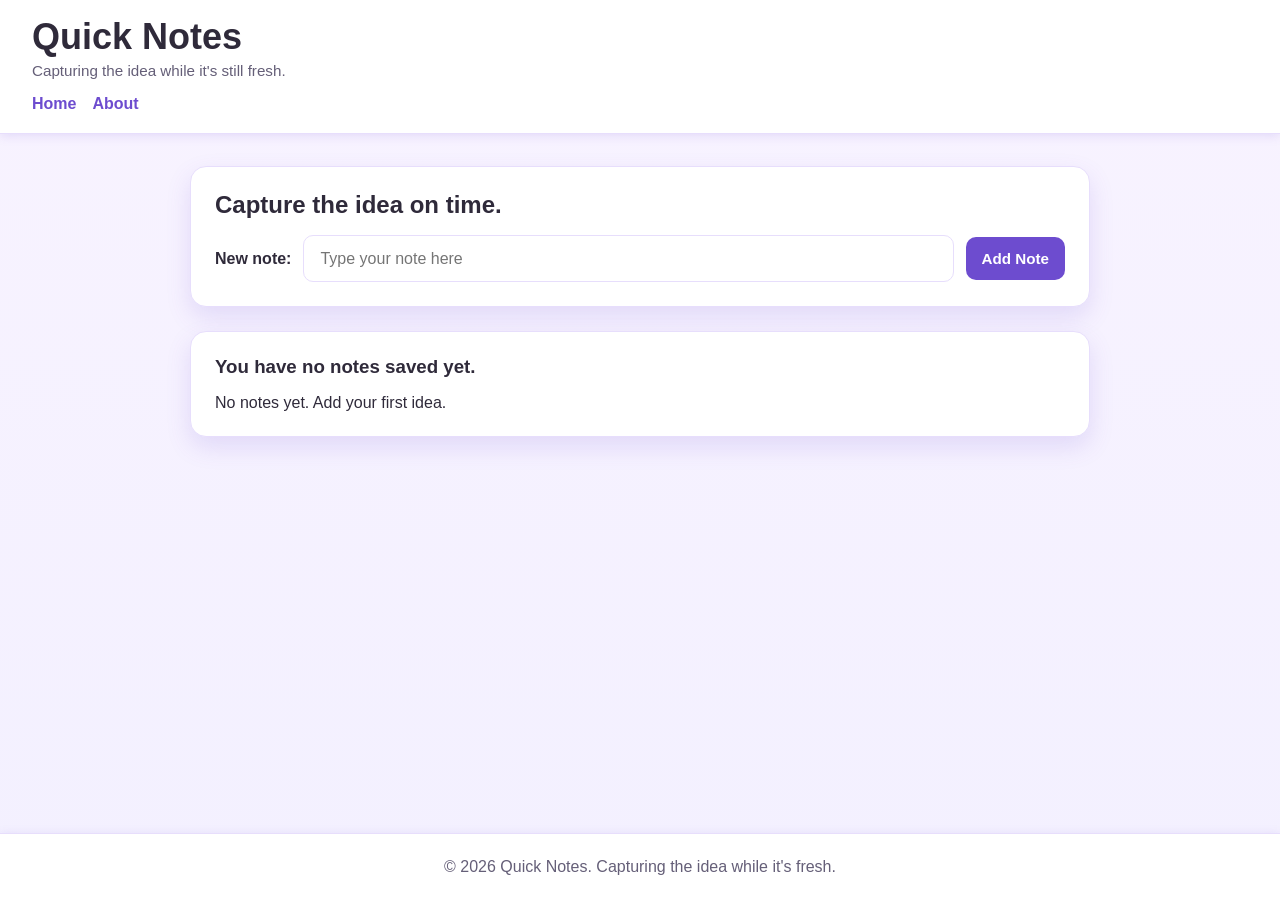
<file: index.html>
﻿<!DOCTYPE html>
<html lang="en">
  <head>
    <meta charset="UTF-8" />
    <meta name="viewport" content="width=device-width, initial-scale=1.0" />
    <meta name="theme-color" content="#6d4ccf" />
    <meta name="apple-mobile-web-app-capable" content="yes" />
    <meta name="apple-mobile-web-app-title" content="Quick Notes" />
    <link rel="manifest" href="manifest.webmanifest" />
    <link rel="icon" href="app-icon.svg" type="image/svg+xml" />
    <link rel="apple-touch-icon" href="app-icon.svg" />
    <title>Quick Notes | Home</title>
    <script src="script.js" defer></script>
    <script src="pwa.js" defer></script>
    <link rel="stylesheet" href="style.css" />
  </head>

  <body>
    <header class="index-header">
      <h1 class="page-title">Quick Notes</h1>
      <p class="sub-heading">Capturing the idea while it's still fresh.</p>

      <nav class="navigation-tab" aria-label="Main navigation">
        <ul class="navigation-list">
          <li class="navigation-item"><a class="navigation-link" href="index.html">Home</a></li>
          <li class="navigation-item"><a class="navigation-link" href="about.html">About</a></li>
        </ul>
      </nav>
    </header>

    <main class="index-main">
      <section class="page-sections">
        <h2 class="section-heading">Capture the idea on time.</h2>

        <form id="note-form" class="note-form">
          <label for="note-input">New note:</label>
          <input type="text" id="note-input" name="note-input" placeholder="Type your note here" />
          <button class="note-button" type="submit">Add Note</button>
        </form>
      </section>

      <section class="page-sections" aria-live="polite">
        <h3 id="notes-count" class="section-heading">You have no notes saved yet.</h3>
        <ul id="note-list"></ul>
      </section>
    </main>

    <footer class="index-footer">
      <p class="footer-note">&copy; 2026 Quick Notes. Capturing the idea while it's fresh.</p>
    </footer>
  </body>
</html>
</file>
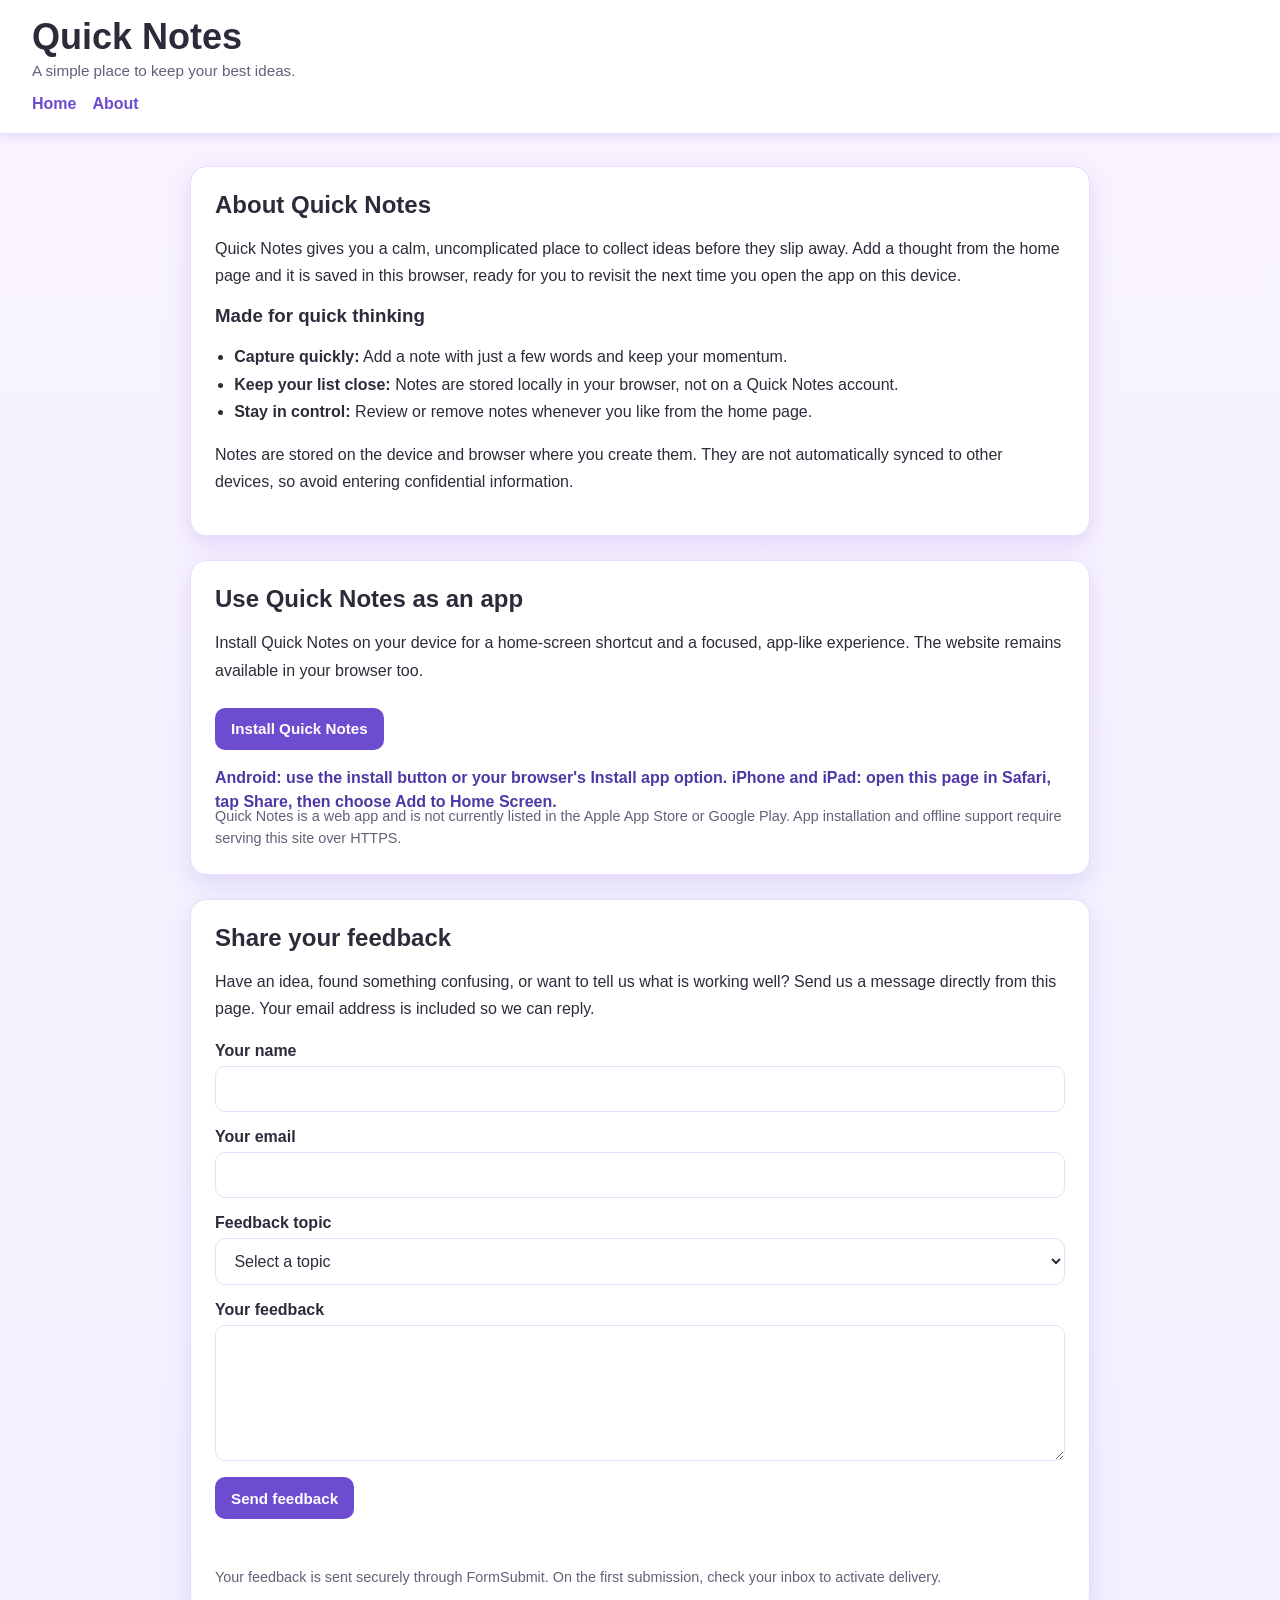
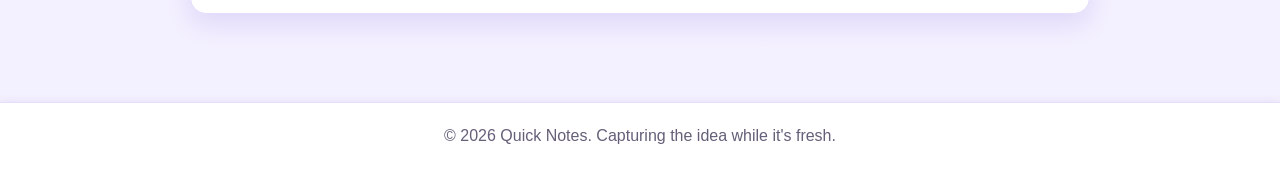
<file: about.html>
<!DOCTYPE html>
<html lang="en">
  <head>
    <meta charset="UTF-8" />
    <meta name="viewport" content="width=device-width, initial-scale=1.0" />
    <meta name="theme-color" content="#6d4ccf" />
    <meta name="apple-mobile-web-app-capable" content="yes" />
    <meta name="apple-mobile-web-app-title" content="Quick Notes" />
    <link rel="manifest" href="manifest.webmanifest" />
    <link rel="icon" href="app-icon.svg" type="image/svg+xml" />
    <link rel="apple-touch-icon" href="app-icon.svg" />
    <title>Quick Notes | About</title>
    <script src="about.js" defer></script>
    <script src="pwa.js" defer></script>
    <link rel="stylesheet" href="style.css" />
  </head>

  <body>
    <header class="index-header">
      <h1 class="page-title">Quick Notes</h1>
      <p class="sub-heading">A simple place to keep your best ideas.</p>

      <nav class="navigation-tab" aria-label="Main navigation">
        <ul class="navigation-list">
          <li class="navigation-item"><a class="navigation-link" href="index.html">Home</a></li>
          <li class="navigation-item"><a class="navigation-link" href="about.html">About</a></li>
        </ul>
      </nav>
    </header>

    <main class="about-layout">
      <section class="page-sections">
        <h2 class="section-heading">About Quick Notes</h2>
        <p class="about-intro">
          Quick Notes gives you a calm, uncomplicated place to collect ideas before they slip away.
          Add a thought from the home page and it is saved in this browser, ready for you to revisit
          the next time you open the app on this device.
        </p>

        <h3 class="section-heading">Made for quick thinking</h3>
        <ul class="about-list">
          <li><strong>Capture quickly:</strong> Add a note with just a few words and keep your momentum.</li>
          <li><strong>Keep your list close:</strong> Notes are stored locally in your browser, not on a Quick Notes account.</li>
          <li><strong>Stay in control:</strong> Review or remove notes whenever you like from the home page.</li>
        </ul>
        <p class="about-intro">
          Notes are stored on the device and browser where you create them. They are not automatically
          synced to other devices, so avoid entering confidential information.
        </p>
      </section>

      <section class="page-sections install-section" aria-labelledby="install-heading">
        <h2 id="install-heading" class="section-heading">Use Quick Notes as an app</h2>
        <p class="about-intro">
          Install Quick Notes on your device for a home-screen shortcut and a focused, app-like
          experience. The website remains available in your browser too.
        </p>
        <button id="install-app-button" class="note-button install-button" type="button">
          Install Quick Notes
        </button>
        <p id="install-status" class="form-status" role="status" aria-live="polite">
          Android: use the install button or your browser's Install app option.
          iPhone and iPad: open this page in Safari, tap Share, then choose Add to Home Screen.
        </p>
        <p class="form-note">
          Quick Notes is a web app and is not currently listed in the Apple App Store or Google Play.
          App installation and offline support require serving this site over HTTPS.
        </p>
      </section>

      <section class="page-sections" aria-labelledby="feedback-heading">
        <h2 id="feedback-heading" class="section-heading">Share your feedback</h2>
        <p class="about-intro">
          Have an idea, found something confusing, or want to tell us what is working well?
          Send us a message directly from this page. Your email address is included so we can reply.
        </p>

        <form
          id="feedback-form"
          class="feedback-form"
          action="https://formsubmit.co/ajax/davidbritonooko@gmail.com"
          method="post"
        >
          <input type="hidden" name="_subject" value="Quick Notes feedback" />
          <input type="hidden" name="_template" value="table" />
          <input class="form-honey" type="text" name="_honey" tabindex="-1" autocomplete="off" aria-hidden="true" hidden />

          <div class="form-field">
            <label for="feedback-name">Your name</label>
            <input id="feedback-name" name="name" type="text" autocomplete="name" maxlength="100" required />
          </div>

          <div class="form-field">
            <label for="feedback-email">Your email</label>
            <input id="feedback-email" name="email" type="email" autocomplete="email" maxlength="254" required />
          </div>

          <div class="form-field">
            <label for="feedback-topic">Feedback topic</label>
            <select id="feedback-topic" name="topic" required>
              <option value="" disabled selected>Select a topic</option>
              <option value="Suggestion">Suggestion</option>
              <option value="Issue">Report an issue</option>
              <option value="General feedback">General feedback</option>
            </select>
          </div>

          <div class="form-field">
            <label for="feedback-message">Your feedback</label>
            <textarea id="feedback-message" name="message" rows="6" maxlength="3000" required></textarea>
          </div>

          <button class="note-button feedback-submit" type="submit">Send feedback</button>
          <p id="feedback-status" class="form-status" role="status" aria-live="polite"></p>
          <p class="form-note">Your feedback is sent securely through FormSubmit. On the first submission, check your inbox to activate delivery.</p>
        </form>
      </section>
    </main>

    <footer class="index-footer">
      <p class="footer-note">&copy; 2026 Quick Notes. Capturing the idea while it's fresh.</p>
    </footer>
  </body>
</html>
</file>
<file: style.css>
:root {
  --bg-color: #f8f3ff;
  --panel-color: #ffffff;
  --primary-color: #6d4ccf;
  --primary-dark: #4f38a6;
  --accent-color: #f0e8ff;
  --text-color: #2f2a3a;
  --muted-color: #655f78;
  --border-color: #e7defc;
  --shadow-color: rgba(109, 76, 207, 0.15);
}

* {
  box-sizing: border-box;
}

body {
  display: flex;
  min-height: 100vh;
  min-height: 100dvh;
  flex-direction: column;
  margin: 0;
  font-family: Arial, Helvetica, sans-serif;
  background: linear-gradient(180deg, var(--bg-color), #f3f0ff);
  color: var(--text-color);
}

.index-header,
.index-footer {
  background: var(--panel-color);
  border-bottom: 1px solid var(--border-color);
  box-shadow: 0 2px 10px var(--shadow-color);
}

.index-header {
  position: sticky;
  top: 0;
  z-index: 10;
  flex: 0 0 auto;
  padding: 1rem clamp(1rem, 4vw, 2rem);
}

.page-title {
  margin: 0;
  font-size: clamp(1.6rem, 3vw, 2.25rem);
}

.sub-heading {
  margin: 0.25rem 0 0.75rem;
  color: var(--muted-color);
  font-size: 0.95rem;
}

.navigation-list {
  display: flex;
  flex-wrap: wrap;
  gap: 1rem;
  list-style: none;
  margin: 0;
  padding: 0;
}

.navigation-link {
  display: inline-block;
  padding: 0.25rem 0;
  text-decoration: none;
  color: var(--primary-color);
  font-weight: 700;
}

.navigation-link:hover,
.navigation-link:focus {
  color: var(--primary-dark);
}

.index-main {
  flex: 1 0 auto;
  width: calc(100% - 2rem);
  max-width: 900px;
  min-width: 0;
  margin: 2rem auto;
  padding: 0 0 3rem;
}

.page-sections {
  background: var(--panel-color);
  border: 1px solid var(--border-color);
  border-radius: 16px;
  box-shadow: 0 10px 25px var(--shadow-color);
  padding: 1.5rem;
  margin-bottom: 1.5rem;
}

.section-heading {
  margin-top: 0;
  margin-bottom: 1rem;
}

.note-form {
  display: flex;
  flex-wrap: wrap;
  gap: 0.75rem;
  align-items: center;
}

.note-form label {
  font-weight: 700;
}

#note-input {
  flex: 1 1 260px;
  padding: 0.85rem 1rem;
  border: 1px solid var(--border-color);
  border-radius: 10px;
  font-size: 1rem;
}

#note-input:focus {
  outline: 2px solid rgba(109, 76, 207, 0.18);
  border-color: var(--primary-color);
}

.note-button,
.remove-note-btn {
  border: none;
  border-radius: 10px;
  padding: 0.8rem 1rem;
  cursor: pointer;
  font-size: 0.95rem;
  font-weight: 700;
  transition: transform 0.15s ease, opacity 0.15s ease;
}

.note-button {
  background: var(--primary-color);
  color: white;
}

.note-button:hover,
.note-button:focus,
.remove-note-btn:hover,
.remove-note-btn:focus {
  transform: translateY(-1px);
  opacity: 0.95;
}

#note-list {
  list-style: none;
  margin: 0;
  padding: 0;
  display: grid;
  gap: 0.75rem;
}

.note-item {
  display: flex;
  justify-content: space-between;
  align-items: center;
  gap: 0.75rem;
  background: var(--accent-color);
  border: 1px solid var(--border-color);
  border-radius: 10px;
  padding: 0.8rem 1rem;
}

.note-item span {
  flex: 1;
  word-break: break-word;
}

.remove-note-btn {
  background: #f3ebff;
  color: var(--primary-dark);
}

.index-footer {
  flex: 0 0 auto;
  margin-top: auto;
  border-top: 1px solid var(--border-color);
  border-bottom: none;
  padding: 1.5rem;
}

.footer-note {
  margin: 0;
  text-align: center;
  color: var(--muted-color);
}

.about-layout {
  flex: 1 0 auto;
  width: min(100% - 2rem, 900px);
  margin: clamp(1rem, 4vw, 2rem) auto;
  padding-bottom: 2rem;
}

.about-intro {
  line-height: 1.7;
  overflow-wrap: anywhere;
}

.about-list {
  padding-left: 1.2rem;
  line-height: 1.7;
}

.feedback-form {
  display: grid;
  gap: 1rem;
  margin-top: 1.25rem;
}

.form-field {
  display: grid;
  gap: 0.4rem;
  min-width: 0;
}

.form-field label {
  font-weight: 700;
}

.form-field input,
.form-field select,
.form-field textarea {
  width: 100%;
  min-width: 0;
  padding: 0.8rem 0.9rem;
  border: 1px solid var(--border-color);
  border-radius: 10px;
  background: #fff;
  color: var(--text-color);
  font: inherit;
}

.form-field textarea {
  resize: vertical;
}

.form-field input:focus,
.form-field select:focus,
.form-field textarea:focus {
  outline: 2px solid rgba(109, 76, 207, 0.18);
  border-color: var(--primary-color);
}

.feedback-submit {
  justify-self: start;
}

.form-note {
  margin: -0.5rem 0 0;
  color: var(--muted-color);
  font-size: 0.9rem;
  line-height: 1.5;
}

.form-status {
  min-height: 1.5em;
  margin: 0;
  color: var(--primary-dark);
  font-weight: 700;
  line-height: 1.5;
}

.form-status-error {
  color: #a32424;
}

.feedback-submit:disabled {
  cursor: wait;
  opacity: 0.7;
  transform: none;
}

.form-honey {
  position: absolute;
  left: -10000px;
  width: 1px;
  height: 1px;
  overflow: hidden;
}

.install-button {
  margin: 0.5rem 0 1rem;
}

.install-status {
  margin-bottom: 0.75rem;
}

@media (max-width: 600px) {
  .index-header {
    padding: 0.85rem 1rem;
  }

  .page-sections {
    padding: 1.1rem;
    border-radius: 12px;
  }

  .about-layout {
    width: min(100% - 1.25rem, 900px);
  }

  .feedback-submit {
    width: 100%;
  }

  .install-button {
    width: 100%;
  }
}

@media (max-width: 360px) {
  .navigation-list {
    gap: 0.75rem;
  }

  .about-layout {
    width: min(100% - 1rem, 900px);
  }
}
</file>
